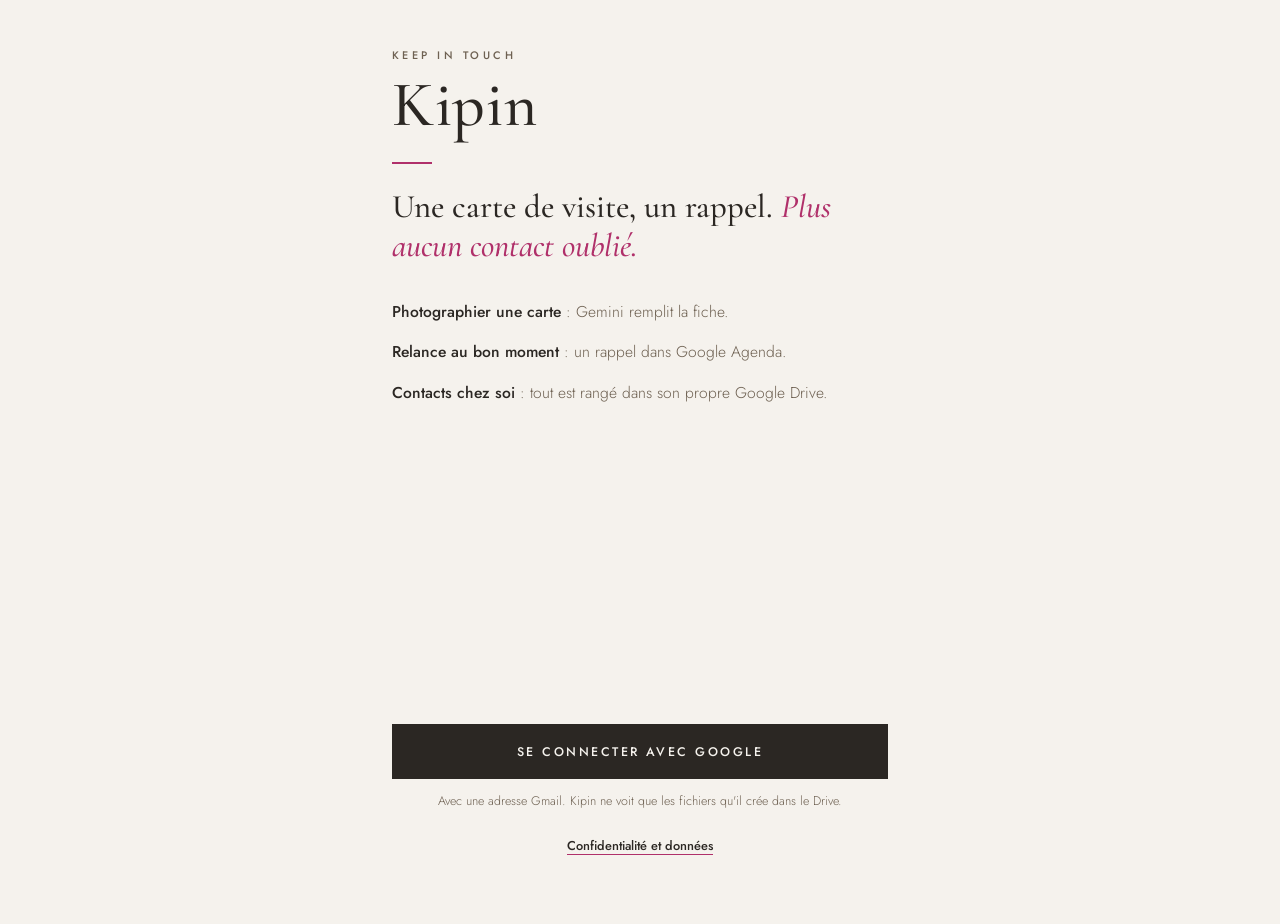
<file: index.html>
<!DOCTYPE html>
<html lang="fr">
<head>
  <meta charset="utf-8">
  <meta name="viewport" content="width=device-width, initial-scale=1, viewport-fit=cover">
  <meta name="color-scheme" content="light dark">
  <meta name="theme-color" content="#F5F2ED" media="(prefers-color-scheme: light)">
  <meta name="theme-color" content="#171513" media="(prefers-color-scheme: dark)">
  <meta name="description" content="Kipin lit tes cartes de visite, les range dans ton Google Sheet et te rappelle de relancer tes contacts.">
  <meta name="apple-mobile-web-app-capable" content="yes">
  <meta name="mobile-web-app-capable" content="yes">
  <meta name="apple-mobile-web-app-title" content="Kipin">
  <meta name="apple-mobile-web-app-status-bar-style" content="default">
  <title>Kipin</title>
  <script>
    // Adresse tapée avec des majuscules (ex. /Kipin/) : on repart sur l'adresse officielle en minuscules.
    if (location.pathname !== location.pathname.toLowerCase()) location.replace(location.pathname.toLowerCase() + location.search + location.hash);
  </script>
  <script src="https://accounts.google.com/gsi/client" async></script>
  <link rel="manifest" href="manifest.webmanifest">
  <link rel="icon" type="image/png" sizes="192x192" href="icons/icon-192.png">
  <link rel="apple-touch-icon" href="icons/apple-touch-icon.png">
  <link rel="preconnect" href="https://fonts.googleapis.com">
  <link href="https://fonts.googleapis.com/css2?family=Cormorant+Garamond:ital,wght@0,500;0,600;1,500&family=Jost:wght@300;400;500;600&display=swap" rel="stylesheet">
  <link rel="stylesheet" href="css/styles.css">
</head>
<body>
  <main id="app">
    <section id="e-connexion" class="ecran" hidden></section>
    <section id="e-cle" class="ecran" hidden></section>
    <section id="e-contacts" class="ecran" hidden></section>
    <section id="e-capture" class="ecran" hidden></section>
    <section id="e-verif" class="ecran" hidden></section>
    <section id="e-fiche" class="ecran" hidden></section>
    <section id="e-rappels" class="ecran" hidden></section>
    <section id="e-reglages" class="ecran" hidden></section>
    <section id="e-attente" class="ecran" hidden></section>
  </main>

  <nav id="onglets" class="onglets" aria-label="Navigation" hidden></nav>

  <div id="occupe" class="occupe" hidden>
    <div class="occupe-boite" role="status" aria-live="polite">
      <div id="occupe-scan" class="scan" hidden aria-hidden="true"><img id="occupe-photo" alt=""><span class="scan-trait"></span></div>
      <div class="occupe-ligne">
        <span class="roue" aria-hidden="true"></span>
        <span id="occupe-texte">Chargement…</span>
      </div>
      <p id="occupe-aide" class="note" hidden>Plus long que d'habitude : attendre encore ou annuler.</p>
      <button id="occupe-annuler" class="btn sec" data-a="annuler-attente" hidden>Annuler</button>
    </div>
  </div>
  <div id="reprise" class="occupe reprise" hidden>
    <div class="occupe-boite pile" role="alertdialog" aria-labelledby="reprise-titre" aria-describedby="reprise-texte">
      <h2 id="reprise-titre" class="t2">Connexion Google expirée</h2>
      <p id="reprise-texte" class="note">Pour ta sécurité, Google la renouvelle toutes les heures. Ce que tu faisais est en pause : rien n'est perdu.</p>
      <p id="reprise-erreur" class="note erreur-txt" hidden></p>
      <button class="btn pri" data-a="reprendre">Continuer</button>
      <button class="btn sec" data-a="abandonner-reprise">Annuler</button>
    </div>
  </div>
  <div id="toast" class="toast" role="status" aria-live="polite" hidden></div>

  <noscript>Kipin a besoin de JavaScript pour fonctionner.</noscript>
  <script type="module" src="js/app.js"></script>
</body>
</html>
</file>
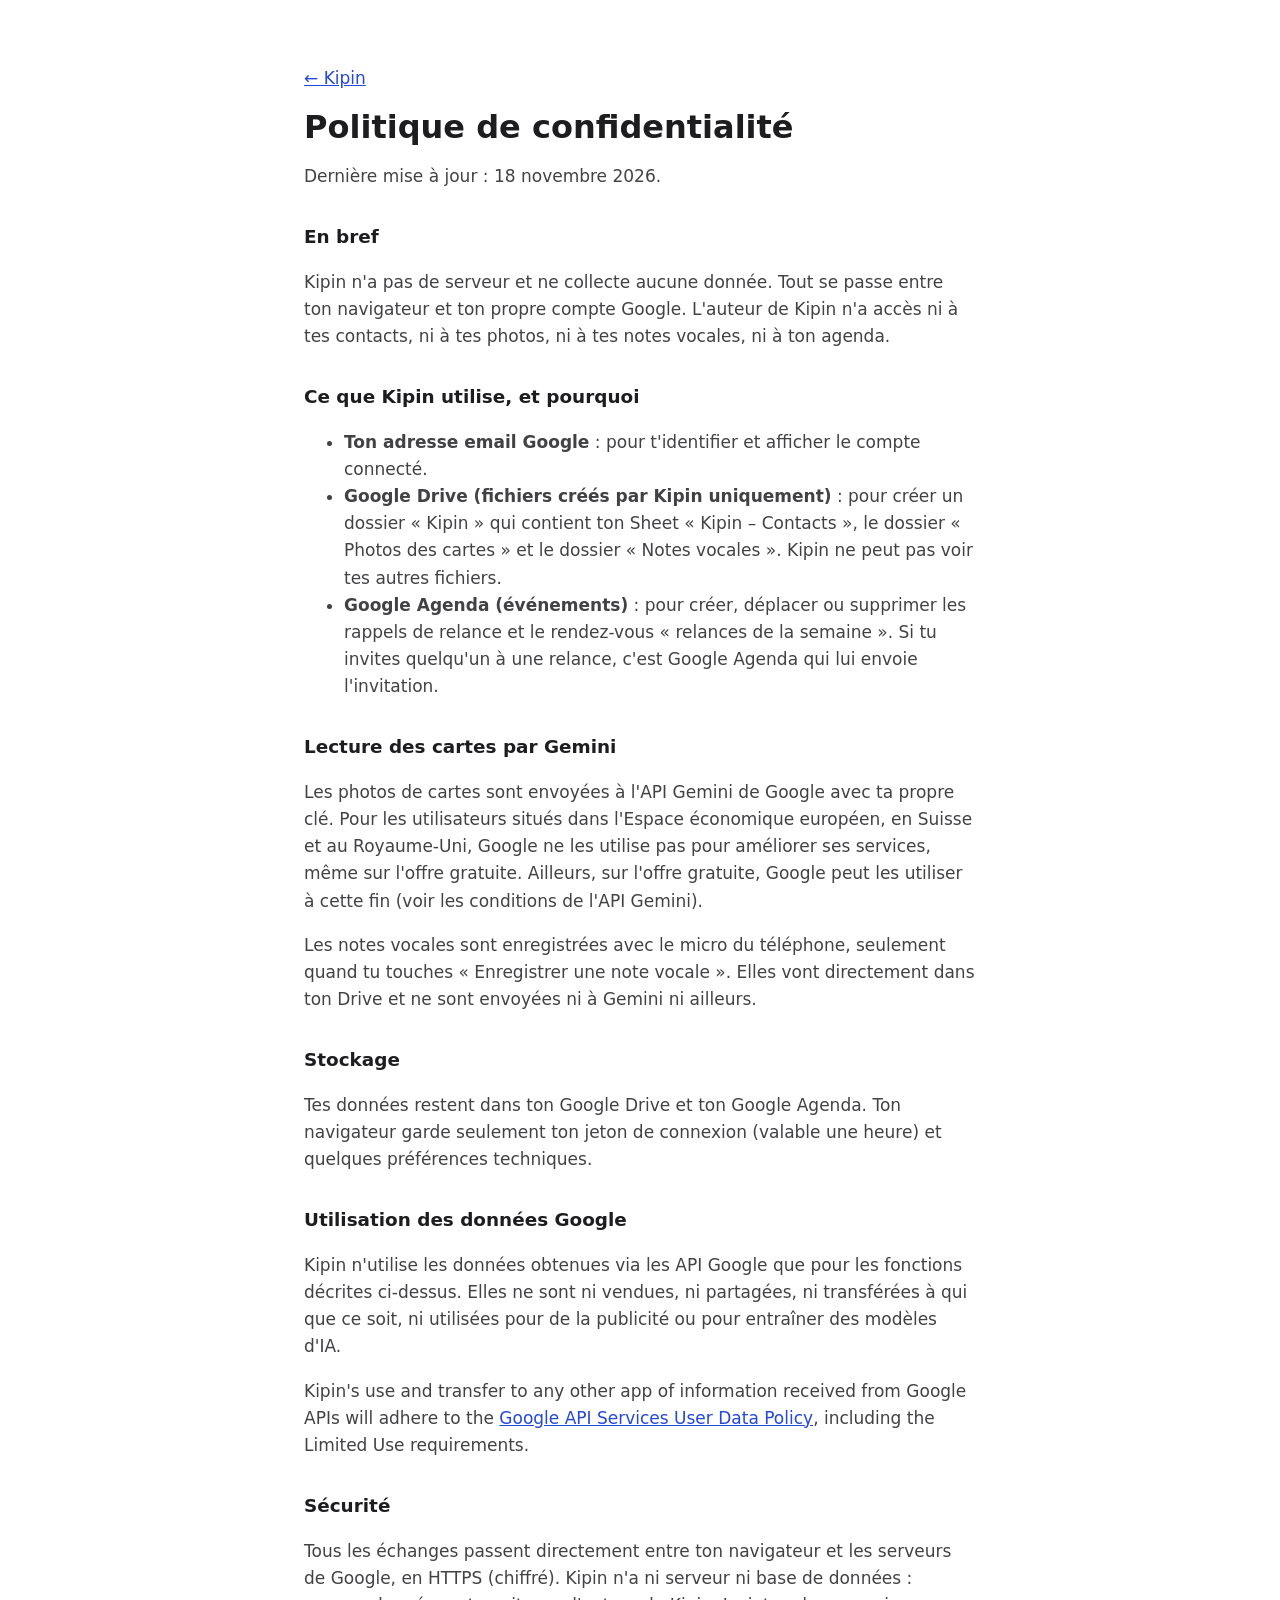
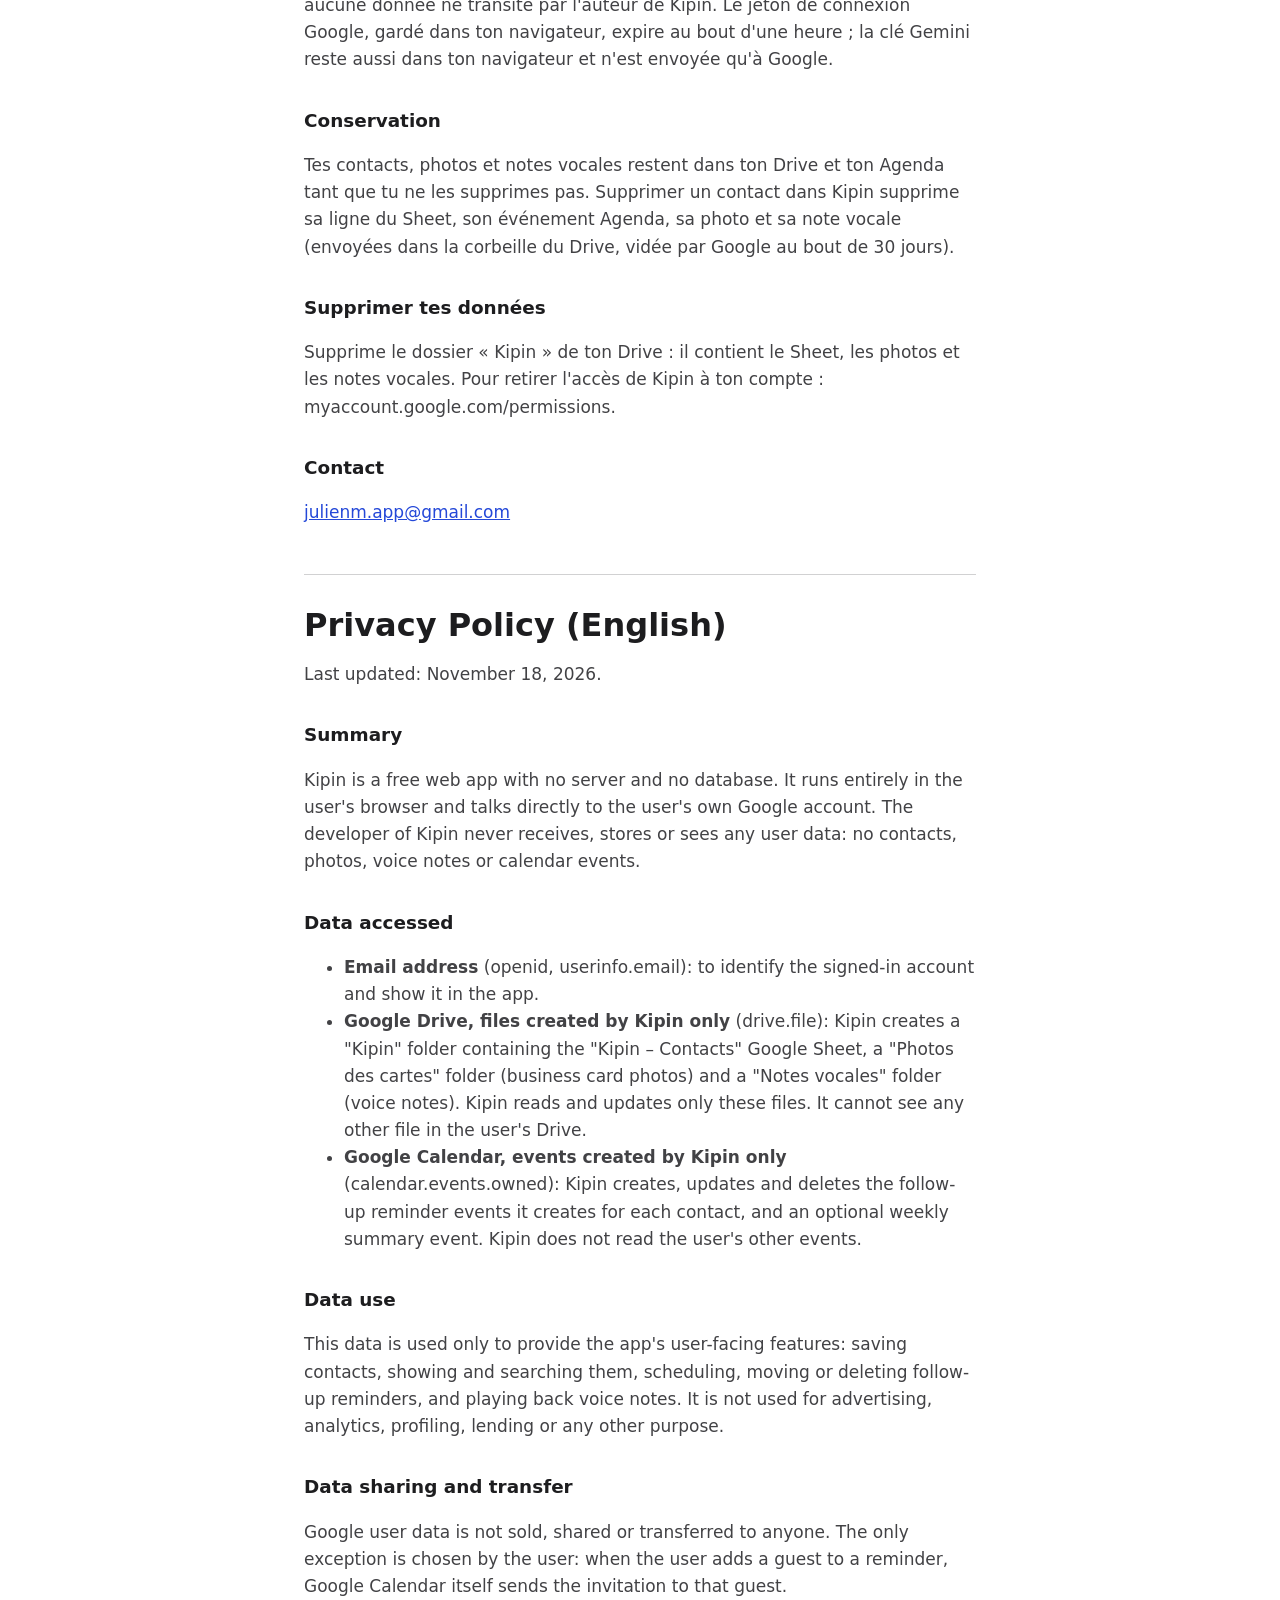
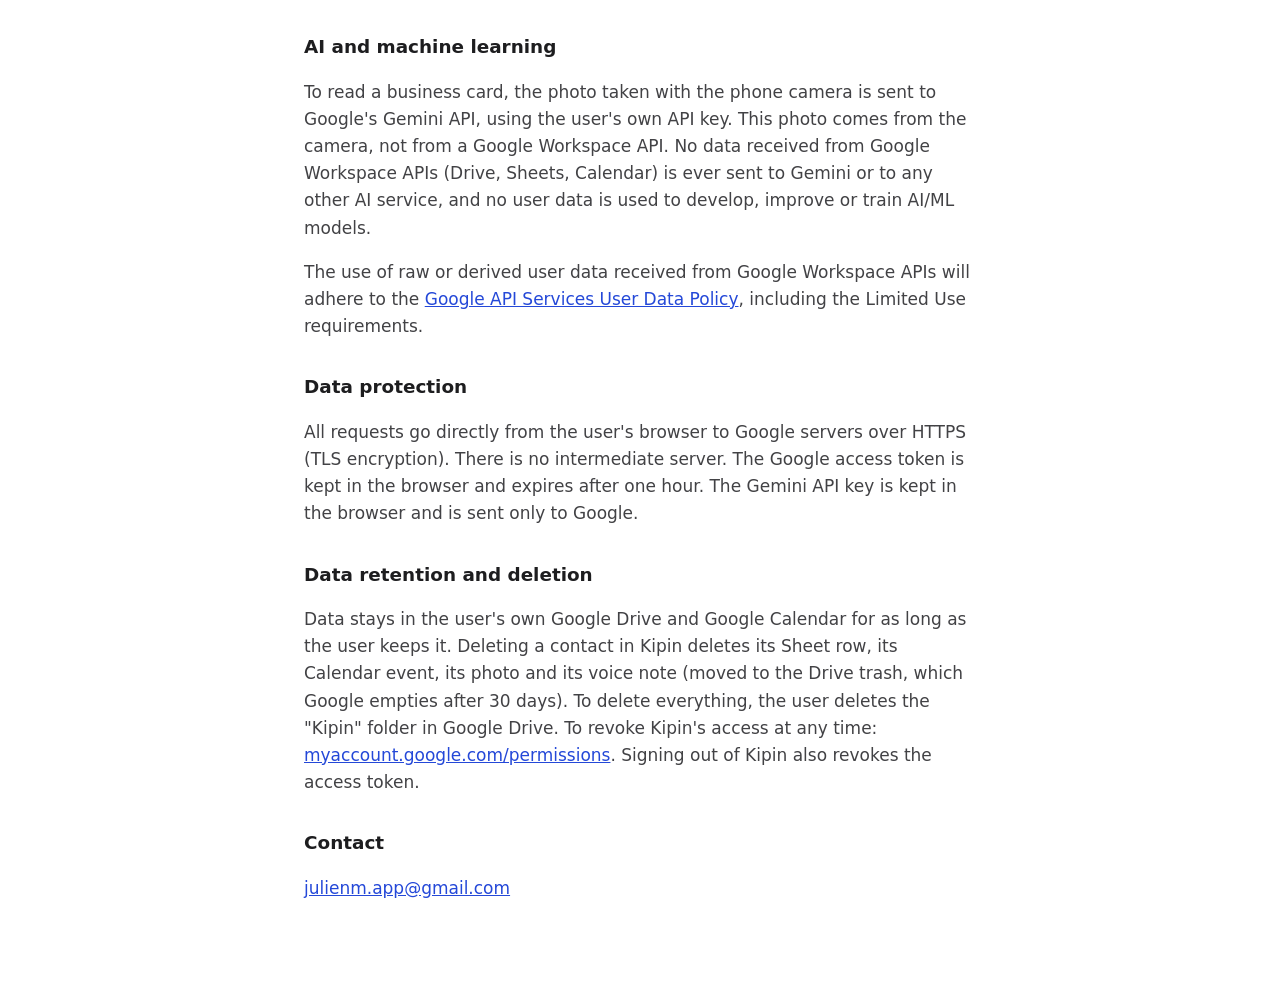
<file: confidentialite.html>
<!DOCTYPE html>
<html lang="fr">
<head>
  <meta charset="utf-8">
  <meta name="viewport" content="width=device-width, initial-scale=1">
  <meta name="color-scheme" content="light dark">
  <title>Kipin · Confidentialité</title>
  <style>
    :root { --fond: #FFFFFF; --encre: #1D1D1F; --doux: #424245; --bleu: #2448D8; }
    @media (prefers-color-scheme: dark) { :root { --fond: #0F141C; --encre: #E6EAF0; --doux: #A3ADBB; --bleu: #8FA8FF; } }
    body { margin: 0; background: var(--fond); color: var(--encre); font: 17px/1.6 -apple-system, BlinkMacSystemFont, system-ui, sans-serif; }
    main { max-width: 42rem; margin: 0 auto; padding: 3rem 1.25rem 4rem; }
    h1 { font-size: 2rem; line-height: 1.15; margin: 0 0 0.5rem; }
    h2 { font-size: 1.15rem; margin: 2rem 0 0.5rem; }
    p, li { color: var(--doux); }
    a { color: var(--bleu); }
  </style>
</head>
<body>
<main>
  <p><a href="./">← Kipin</a></p>
  <h1>Politique de confidentialité</h1>
  <p>Dernière mise à jour : 18 novembre 2026.</p>

  <h2>En bref</h2>
  <p>Kipin n'a pas de serveur et ne collecte aucune donnée. Tout se passe entre ton navigateur et ton propre compte Google. L'auteur de Kipin n'a accès ni à tes contacts, ni à tes photos, ni à tes notes vocales, ni à ton agenda.</p>

  <h2>Ce que Kipin utilise, et pourquoi</h2>
  <ul>
    <li><strong>Ton adresse email Google</strong> : pour t'identifier et afficher le compte connecté.</li>
    <li><strong>Google Drive (fichiers créés par Kipin uniquement)</strong> : pour créer un dossier « Kipin » qui contient ton Sheet « Kipin – Contacts », le dossier « Photos des cartes » et le dossier « Notes vocales ». Kipin ne peut pas voir tes autres fichiers.</li>
    <li><strong>Google Agenda (événements)</strong> : pour créer, déplacer ou supprimer les rappels de relance et le rendez-vous « relances de la semaine ». Si tu invites quelqu'un à une relance, c'est Google Agenda qui lui envoie l'invitation.</li>
  </ul>

  <h2>Lecture des cartes par Gemini</h2>
  <p>Les photos de cartes sont envoyées à l'API Gemini de Google avec ta propre clé. Pour les utilisateurs situés dans l'Espace économique européen, en Suisse et au Royaume-Uni, Google ne les utilise pas pour améliorer ses services, même sur l'offre gratuite. Ailleurs, sur l'offre gratuite, Google peut les utiliser à cette fin (voir les conditions de l'API Gemini).</p>
  <p>Les notes vocales sont enregistrées avec le micro du téléphone, seulement quand tu touches « Enregistrer une note vocale ». Elles vont directement dans ton Drive et ne sont envoyées ni à Gemini ni ailleurs.</p>

  <h2>Stockage</h2>
  <p>Tes données restent dans ton Google Drive et ton Google Agenda. Ton navigateur garde seulement ton jeton de connexion (valable une heure) et quelques préférences techniques.</p>

  <h2>Utilisation des données Google</h2>
  <p>Kipin n'utilise les données obtenues via les API Google que pour les fonctions décrites ci-dessus. Elles ne sont ni vendues, ni partagées, ni transférées à qui que ce soit, ni utilisées pour de la publicité ou pour entraîner des modèles d'IA.</p>
  <p lang="en">Kipin's use and transfer to any other app of information received from Google APIs will adhere to the <a href="https://developers.google.com/terms/api-services-user-data-policy">Google API Services User Data Policy</a>, including the Limited Use requirements.</p>
  <h2>Sécurité</h2>
  <p>Tous les échanges passent directement entre ton navigateur et les serveurs de Google, en HTTPS (chiffré). Kipin n'a ni serveur ni base de données : aucune donnée ne transite par l'auteur de Kipin. Le jeton de connexion Google, gardé dans ton navigateur, expire au bout d'une heure ; la clé Gemini reste aussi dans ton navigateur et n'est envoyée qu'à Google.</p>
  <h2>Conservation</h2>
  <p>Tes contacts, photos et notes vocales restent dans ton Drive et ton Agenda tant que tu ne les supprimes pas. Supprimer un contact dans Kipin supprime sa ligne du Sheet, son événement Agenda, sa photo et sa note vocale (envoyées dans la corbeille du Drive, vidée par Google au bout de 30 jours).</p>
  <h2>Supprimer tes données</h2>
  <p>Supprime le dossier « Kipin » de ton Drive : il contient le Sheet, les photos et les notes vocales. Pour retirer l'accès de Kipin à ton compte : myaccount.google.com/permissions.</p>

  <h2>Contact</h2>
  <p><a href="mailto:julienm.app@gmail.com">julienm.app@gmail.com</a></p>

  <hr style="margin:3rem 0 2rem;border:none;border-top:1px solid currentColor;opacity:.2">
  <section lang="en">
  <h1>Privacy Policy (English)</h1>
  <p>Last updated: November 18, 2026.</p>
  <h2>Summary</h2>
  <p>Kipin is a free web app with no server and no database. It runs entirely in the user's browser and talks directly to the user's own Google account. The developer of Kipin never receives, stores or sees any user data: no contacts, photos, voice notes or calendar events.</p>
  <h2>Data accessed</h2>
  <ul>
    <li><strong>Email address</strong> (openid, userinfo.email): to identify the signed-in account and show it in the app.</li>
    <li><strong>Google Drive, files created by Kipin only</strong> (drive.file): Kipin creates a "Kipin" folder containing the "Kipin – Contacts" Google Sheet, a "Photos des cartes" folder (business card photos) and a "Notes vocales" folder (voice notes). Kipin reads and updates only these files. It cannot see any other file in the user's Drive.</li>
    <li><strong>Google Calendar, events created by Kipin only</strong> (calendar.events.owned): Kipin creates, updates and deletes the follow-up reminder events it creates for each contact, and an optional weekly summary event. Kipin does not read the user's other events.</li>
  </ul>
  <h2>Data use</h2>
  <p>This data is used only to provide the app's user-facing features: saving contacts, showing and searching them, scheduling, moving or deleting follow-up reminders, and playing back voice notes. It is not used for advertising, analytics, profiling, lending or any other purpose.</p>
  <h2>Data sharing and transfer</h2>
  <p>Google user data is not sold, shared or transferred to anyone. The only exception is chosen by the user: when the user adds a guest to a reminder, Google Calendar itself sends the invitation to that guest.</p>
  <h2>AI and machine learning</h2>
  <p>To read a business card, the photo taken with the phone camera is sent to Google's Gemini API, using the user's own API key. This photo comes from the camera, not from a Google Workspace API. No data received from Google Workspace APIs (Drive, Sheets, Calendar) is ever sent to Gemini or to any other AI service, and no user data is used to develop, improve or train AI/ML models.</p>
  <p>The use of raw or derived user data received from Google Workspace APIs will adhere to the <a href="https://developers.google.com/terms/api-services-user-data-policy">Google API Services User Data Policy</a>, including the Limited Use requirements.</p>
  <h2>Data protection</h2>
  <p>All requests go directly from the user's browser to Google servers over HTTPS (TLS encryption). There is no intermediate server. The Google access token is kept in the browser and expires after one hour. The Gemini API key is kept in the browser and is sent only to Google.</p>
  <h2>Data retention and deletion</h2>
  <p>Data stays in the user's own Google Drive and Google Calendar for as long as the user keeps it. Deleting a contact in Kipin deletes its Sheet row, its Calendar event, its photo and its voice note (moved to the Drive trash, which Google empties after 30 days). To delete everything, the user deletes the "Kipin" folder in Google Drive. To revoke Kipin's access at any time: <a href="https://myaccount.google.com/permissions">myaccount.google.com/permissions</a>. Signing out of Kipin also revokes the access token.</p>
  <h2>Contact</h2>
  <p><a href="mailto:julienm.app@gmail.com">julienm.app@gmail.com</a></p>
  </section>
</main>
</body>
</html>
</file>
<file: css/styles.css>
/* ===== Couleurs : direction « Cachemire » (ivoire, taupe, encre) et une touche de magenta ===== */
  :root {
    color-scheme: light dark;
    --serif: 'Cormorant Garamond', 'Cormorant', Georgia, 'Times New Roman', serif;
    --fond: #F5F2ED;
    --carte: #FBF9F6;
    --encre: #2B2723;
    --doux: #6E6152;
    --trait: #DED6CA;
    --bord: #9C8F80;          /* contour des champs : 3:1 */
    --bleu: #B0306A;          /* accent magenta : liens, sélection, état actif (5,3:1 sur l'ivoire) */
    --bleu-plein: #2B2723;    /* fond du bouton principal : l'encre */
    --bleu-fond: #F5E4EC;
    --bleu-encre: #6E1C43;
    --orange: #9A4A0C;
    --orange-fond: #F8EBDD;
    --orange-bord: #D9A06A;
    --orange-encre: #5E2F08;
    --vert: #3F6B4A;
    --vert-fond: #E7EEE6;
    --vert-encre: #2C4A34;
    --rouge: #9A3B2E;
    --rouge-plein: #9A3B2E;
    --plein: #2B2723;
    --sur-plein: #F5F2ED;
    --scan: #2B2723;
    --scan-doux: #D9D1C5;
    --papier: #FFFDF9;
    --papier-bord: #DED6CA;
    --papier-encre: #2B2723;
    --papier-doux: #5A5048;
    --voile: rgba(43, 39, 35, 0.45);
    --presse: rgba(43, 39, 35, 0.05);
  }
  @media (prefers-color-scheme: dark) {
    :root {
      --fond: #171513;
      --carte: #211E1B;
      --encre: #EFE9E1;
      --doux: #B3A796;
      --trait: #36312C;
      --bord: #857A6D;
      --bleu: #E46A9E;
      --bleu-plein: #EFE9E1;
      --bleu-fond: #3A1E2B;
      --bleu-encre: #F5C6DA;
      --orange: #E8A266;
      --orange-fond: #3A2814;
      --orange-bord: #A8703A;
      --orange-encre: #F3CDA6;
      --vert: #8DBB98;
      --vert-fond: #1C2A20;
      --vert-encre: #C3DEC9;
      --rouge: #F08A7E;
      --rouge-plein: #B3473A;
      --plein: #EFE9E1;
      --sur-plein: #1C1A18;
      --scan: #2E2A26;
      --scan-doux: #C9BFB2;
      --papier: #EAE4DA;
      --papier-bord: #EAE4DA;
      --papier-encre: #2B2723;
      --papier-doux: #5A5048;
      --voile: rgba(0, 0, 0, 0.6);
      --presse: rgba(255, 255, 255, 0.06);
    }
  }

  /* ===== Base : la taille du texte suit le réglage de l'iPhone ===== */
  html { font-size: 100%; }
  @supports (font: -apple-system-body) {
    html { font: -apple-system-body; }
  }
  * { box-sizing: border-box; -webkit-tap-highlight-color: transparent; }
  html, body { margin: 0; background: var(--fond); }
  body {
    font-family: 'Jost', -apple-system, BlinkMacSystemFont, system-ui, 'Segoe UI', sans-serif;
    font-weight: 400;
    color: var(--encre);
    font-size: 0.94rem;
    line-height: 1.4;
    -webkit-text-size-adjust: 100%;
  }
  body.avec-onglets { padding-bottom: calc(4.4rem + env(safe-area-inset-bottom)); }
  button, input, select, textarea { font-family: inherit; color: inherit; }
  a { color: var(--bleu); }
  [hidden] { display: none !important; }
  .ico-bleu { color: var(--bleu); }

  .ecran { max-width: 34rem; margin: 0 auto; min-height: 100vh; display: flex; flex-direction: column; padding-bottom: 1.5rem; }
  body.avec-onglets .ecran { min-height: calc(100vh - 4.4rem); }
  .contenu { padding: 0.5rem 1.25rem 0; }
  .pile { display: flex; flex-direction: column; gap: 0.85rem; }

  /* ===== En-têtes ===== */
  .barre { display: flex; align-items: center; gap: 0.5rem; padding: 1.25rem 0.75rem 0.5rem; }
  .barre-titre { padding: 1.5rem 1.25rem 0.75rem; justify-content: space-between; }
  .marque { display: flex; align-items: baseline; gap: 0.5rem; }
  .logo { font-family: var(--serif); font-weight: 700; font-size: 1.76rem; letter-spacing: -0.02em; }
  .sous { font-size: 0.76rem; color: var(--doux); font-weight: 600; }
  .t1 { margin: 0; font-family: var(--serif); font-size: 1.65rem; font-weight: 700; }
  .t2 { margin: 0; font-family: var(--serif); font-size: 1.3rem; font-weight: 700; flex: 1; }
  .eyebrow { margin: 0; font-size: 0.76rem; font-weight: 700; color: var(--doux); letter-spacing: 0.06em; text-transform: uppercase; }
  .eyebrow em { text-transform: none; letter-spacing: 0; font-style: normal; font-weight: 600; }
  .groupe { padding-top: 0.6rem; }

  /* ===== Boutons et retour au toucher ===== */
  .icone { min-width: 44px; min-height: 44px; border-radius: 22px; border: none; background: transparent; display: flex; align-items: center; justify-content: center; padding: 0; cursor: pointer; flex-shrink: 0; color: var(--encre); }
  .btn { min-height: 3.2rem; border-radius: 1rem; border: none; font-weight: 700; font-size: 1rem; display: flex; align-items: center; justify-content: center; gap: 0.6rem; text-decoration: none; cursor: pointer; width: 100%; padding: 0.5rem 1rem; text-align: center; }
  .btn.pri { background: var(--bleu-plein); color: #FFFFFF; }
  .btn.pri:disabled { opacity: 0.45; }
  .btn.sec { min-height: 44px; border-radius: 0.75rem; border: 1px solid var(--bord); background: var(--carte); color: var(--encre); font-size: 0.88rem; }
  .btn.mini { min-height: 44px; width: auto; border-radius: 0.65rem; font-size: 0.88rem; padding: 0.4rem 0.9rem; }
  .btn.danger { min-height: 3rem; border-radius: 0.9rem; border: 1px solid var(--rouge); background: var(--carte); color: var(--rouge); font-size: 0.94rem; margin-top: 0.5rem; }
  .btn.danger-plein { min-height: 44px; border-radius: 0.75rem; background: var(--rouge-plein); color: #FFFFFF; font-size: 0.88rem; }
  .lien { display: inline-flex; align-items: center; gap: 0.5rem; min-height: 44px; font-size: 0.82rem; font-weight: 700; text-decoration: none; color: var(--bleu); background: none; border: none; padding: 0; cursor: pointer; text-align: left; }
  .lien.large { justify-content: space-between; width: 100%; font-size: 0.94rem; }

  button, a, label.depot, label.pastille { transition: transform 0.08s ease, filter 0.08s ease, background-color 0.08s ease; }
  button:active:not(:disabled), a:active, label.depot:active, label.pastille:active { transform: scale(0.97); filter: brightness(0.93); }
  .ligne:active, .action:active { background-color: var(--presse); transform: scale(0.99); }
  @media (prefers-reduced-motion: reduce) {
    * { transition: none !important; animation-duration: 0.01ms !important; }
    button:active, a:active, .ligne:active { transform: none; }
  }

  .scan { display: flex; align-items: center; gap: 1rem; background: var(--scan); color: #FFFFFF; border-radius: 1.25rem; padding: 1.2rem; border: none; width: 100%; text-align: left; cursor: pointer; }
  .scan-ico { width: 52px; height: 52px; border-radius: 1rem; background: var(--bleu-plein); color: #FFFFFF; display: flex; align-items: center; justify-content: center; flex-shrink: 0; }
  .scan-txt { display: flex; flex-direction: column; gap: 0.1rem; }
  .scan-txt b { font-size: 1.06rem; }
  .scan-txt span { font-size: 0.82rem; color: var(--scan-doux); }

  /* ===== Puces et segments ===== */
  .puces { display: flex; flex-wrap: wrap; gap: 0.5rem; }
  .puce { min-height: 36px; padding: 0.35rem 0.85rem; border-radius: 18px; border: 1px solid var(--bord); background: var(--carte); color: var(--encre); font-weight: 600; font-size: 0.82rem; cursor: pointer; display: inline-flex; align-items: center; gap: 0.2rem; }
  .puce.actif { border: 2px solid var(--bleu); background: var(--bleu-fond); color: var(--bleu); font-weight: 700; padding: 0.3rem 0.8rem; }
  .puce.plein { border-color: var(--plein); background: var(--plein); color: var(--sur-plein); }
  .puce.ajout { border: 1px dashed var(--bord); background: transparent; font-weight: 700; }
  .seg { display: grid; gap: 4px; background: var(--fond); padding: 4px; border-radius: 0.9rem; }
  .seg.c3 { grid-template-columns: repeat(3, minmax(0, 1fr)); }
  .seg button { min-height: 40px; border: none; border-radius: 0.65rem; background: transparent; color: var(--encre); font-weight: 600; font-size: 0.82rem; cursor: pointer; padding: 0.3rem; }
  .seg button.actif { background: var(--plein); color: var(--sur-plein); font-weight: 700; }

  /* ===== Listes ===== */
  .liste { display: flex; flex-direction: column; gap: 0.5rem; }
  .ligne { display: flex; align-items: center; gap: 0.75rem; background: var(--carte); color: var(--encre); border-radius: 1rem; padding: 0.85rem; border: none; width: 100%; text-align: left; cursor: pointer; }
  .ligne-txt { display: flex; flex-direction: column; gap: 0.1rem; flex: 1; min-width: 0; }
  .ligne-txt b { font-size: 0.94rem; overflow-wrap: anywhere; }
  .ligne-txt span { font-size: 0.82rem; color: var(--doux); overflow-wrap: anywhere; }
  .ligne-txt .extrait { display: -webkit-box; -webkit-line-clamp: 2; -webkit-box-orient: vertical; overflow: hidden; }
  .avatar { width: 42px; height: 42px; border-radius: 21px; background: var(--bleu-fond); color: var(--bleu); font-weight: 700; font-size: 0.82rem; display: flex; align-items: center; justify-content: center; flex-shrink: 0; }
  .avatar.retard { background: var(--orange-fond); color: var(--orange); }
  .avatar.ok { background: var(--vert-fond); color: var(--vert); }
  .avatar.gris { background: var(--fond); color: var(--doux); }
  .date-bloc { width: 3.2rem; min-height: 3.2rem; border-radius: 0.8rem; background: var(--fond); display: flex; flex-direction: column; align-items: center; justify-content: center; flex-shrink: 0; line-height: 1.1; }
  .date-bloc b { font-size: 1.2rem; font-family: var(--serif); }
  .date-bloc span { font-size: 0.7rem; font-weight: 700; color: var(--doux); text-transform: uppercase; }
  .date-bloc.retard { background: var(--orange-fond); color: var(--orange); }
  .date-bloc.retard span { color: var(--orange); }
  .badge { font-size: 0.72rem; font-weight: 700; padding: 0.25rem 0.55rem; border-radius: 0.6rem; background: var(--fond); color: var(--encre); white-space: nowrap; }
  .badge.retard { background: var(--orange-fond); color: var(--orange); }
  .badge.ok { background: var(--vert-fond); color: var(--vert); }
  .badge.bleu { background: var(--bleu-fond); color: var(--bleu); }
  .badge.plein { background: var(--plein); color: var(--sur-plein); }
  .vide { background: var(--carte); border-radius: 1rem; padding: 1.5rem 1.1rem; text-align: center; color: var(--doux); font-size: 0.88rem; }
  .recherche { width: 100%; min-height: 44px; border-radius: 0.75rem; border: 1px solid var(--bord); background: var(--carte); color: var(--encre); padding: 0.5rem 0.75rem; font-size: max(16px, 0.94rem); -webkit-appearance: none; appearance: none; }

  /* ===== Cartes et formulaires ===== */
  .carte { background: var(--carte); border-radius: 1.1rem; padding: 1.1rem; }
  .grille2 { display: grid; grid-template-columns: repeat(2, minmax(0, 1fr)); gap: 0.6rem; }
  .champ { display: flex; flex-direction: column; gap: 0.35rem; font-size: 0.76rem; font-weight: 600; color: var(--doux); }
  .champ input, .champ textarea, .champ select { min-height: 44px; border-radius: 0.75rem; border: 1px solid var(--bord); padding: 0.5rem 0.75rem; font-size: max(16px, 0.94rem); font-weight: 600; color: var(--encre); background: var(--carte); min-width: 0; width: 100%; -webkit-appearance: none; appearance: none; }
  .champ textarea { min-height: 5.5rem; resize: vertical; font-weight: 500; }
  input:focus, textarea:focus, select:focus { outline: 2px solid var(--bleu); outline-offset: 1px; }
  .champ.doute { color: var(--orange); }
  .champ.doute input { border: 2px solid var(--orange-bord); background: var(--orange-fond); }
  .case { display: flex; align-items: center; gap: 0.75rem; min-height: 44px; font-size: 0.94rem; font-weight: 600; cursor: pointer; }
  .case input { width: 22px; height: 22px; accent-color: var(--bleu-plein); margin: 0; flex-shrink: 0; }
  .case small { display: block; font-size: 0.76rem; font-weight: 500; color: var(--doux); }
  .reglage { display: flex; align-items: center; justify-content: space-between; gap: 0.75rem; flex-wrap: wrap; }
  .reglage + .reglage { border-top: 1px solid var(--trait); padding-top: 0.85rem; }
  .reglage select, .reglage input[type=number] { width: 7rem; min-height: 44px; border-radius: 0.75rem; border: 1px solid var(--bord); padding: 0 0.6rem; font-size: max(16px, 0.94rem); font-weight: 700; background: var(--carte); color: var(--encre); text-align: center; -webkit-appearance: none; appearance: none; }
  .ligne-ajout { display: flex; gap: 0.5rem; flex-wrap: wrap; }
  .ligne-ajout input { flex: 1 1 10rem; min-height: 44px; border-radius: 0.65rem; border: 1px solid var(--bord); background: var(--carte); color: var(--encre); padding: 0.4rem 0.75rem; font-size: max(16px, 0.94rem); min-width: 0; }
  .ligne-edit { display: flex; align-items: center; gap: 0.5rem; min-height: 48px; flex-wrap: wrap; }
  .ligne-edit + .ligne-edit { border-top: 1px solid var(--trait); }
  .ligne-edit .nom { flex: 1; font-weight: 600; overflow-wrap: anywhere; }
  .ligne-edit .compte { font-size: 0.76rem; color: var(--doux); font-weight: 500; }
  .note { margin: 0; font-size: 0.76rem; color: var(--doux); line-height: 1.45; }
  .rassure { list-style: none; margin: 0; padding: 0; display: flex; flex-direction: column; gap: 0.55rem; font-size: 0.88rem; line-height: 1.45; }
  .rassure li { display: flex; gap: 0.6rem; align-items: flex-start; }
  .rassure svg { color: var(--vert-encre, var(--bleu)); flex-shrink: 0; margin-top: 2px; }
  .maquette { margin-top: 0.55rem; border: 1px solid var(--trait); border-radius: 0.75rem; background: var(--carte); padding: 0.8rem 0.85rem; display: flex; flex-direction: column; gap: 0.45rem; }
  .etape .maquette-titre { font-weight: 600; font-size: 0.92rem; color: var(--encre); }
  .etape .maquette-texte { font-size: 0.78rem; color: var(--doux); }
  .maquette-ligne { display: flex; justify-content: space-between; align-items: center; gap: 0.5rem; flex-wrap: wrap; }
  .etape .maquette-lien { font-size: 0.82rem; font-weight: 600; color: var(--bleu); text-decoration: underline; }
  .etape .maquette-btn { font-size: 0.78rem; font-weight: 600; color: var(--doux); border: 1px solid var(--trait); border-radius: 999px; padding: 0.3rem 0.7rem; }
  .vise { outline: 2px solid var(--orange, #E8730C); outline-offset: 3px; border-radius: 0.25rem; }
  .etapes-cle { list-style: none; margin: 0; padding: 0; display: flex; flex-direction: column; gap: 0.85rem; }
  .etape { display: flex; gap: 0.75rem; align-items: flex-start; }
  .etape-n { flex-shrink: 0; width: 1.6rem; height: 1.6rem; border-radius: 50%; background: var(--bleu-fond); color: var(--bleu-encre); font-weight: 700; font-size: 0.85rem; display: flex; align-items: center; justify-content: center; }
  .etape div { display: flex; flex-direction: column; gap: 0.15rem; font-size: 0.88rem; line-height: 1.45; }
  .etape span { color: var(--doux); }
  .etape code { font-size: 0.85em; background: var(--bleu-fond); color: var(--bleu-encre); padding: 0 0.25rem; border-radius: 0.25rem; }
  .cle-statut { display: flex; gap: 0.5rem; align-items: flex-start; margin: 0; font-size: 0.86rem; font-weight: 600; }
  .cle-statut svg { flex-shrink: 0; margin-top: 1px; }
  .cle-statut.ok { color: var(--vert-encre, #1E7A46); }
  .cle-statut.ko { color: var(--rouge, #C0392B); font-weight: 500; }
  .roue.petite { width: 1rem; height: 1rem; border-width: 2px; flex-shrink: 0; }
  .etapes { margin: 0; padding-left: 1.25rem; font-size: 0.88rem; line-height: 1.6; }
  .astuce { display: flex; gap: 0.6rem; align-items: flex-start; background: var(--bleu-fond); color: var(--bleu-encre); border-radius: 0.9rem; padding: 0.85rem; font-size: 0.82rem; line-height: 1.45; }
  .astuce svg, .alerte svg, .bandeau-ok svg { flex-shrink: 0; margin-top: 1px; }
  .bandeau-ok { display: flex; align-items: center; gap: 0.75rem; background: var(--vert-fond); color: var(--vert-encre); border-radius: 0.9rem; padding: 0.75rem 0.85rem; font-size: 0.82rem; }
  .alerte { display: flex; gap: 0.75rem; align-items: flex-start; background: var(--orange-fond); border: 1px solid var(--orange-bord); color: var(--orange-encre); border-radius: 0.9rem; padding: 0.85rem; font-size: 0.82rem; line-height: 1.45; }
  .alerte .lien { min-height: 36px; color: var(--orange); }
  .alerte .ico { color: var(--orange); }

  /* ===== Photo ===== */
  .cache { position: absolute; width: 1px; height: 1px; opacity: 0; overflow: hidden; pointer-events: none; }
  .depot { min-height: 6rem; border-radius: 1.1rem; border: 2px dashed var(--bord); background: var(--carte); font-weight: 700; font-size: 0.94rem; display: flex; align-items: center; justify-content: center; gap: 0.6rem; cursor: pointer; padding: 0.75rem; text-align: center; }
  .depot.grand { min-height: 12rem; flex-direction: column; }
  .apercu { position: relative; border-radius: 1.1rem; background: #0E1726; padding: 1rem; display: flex; align-items: center; justify-content: center; }
  .apercu img { max-width: 100%; max-height: 240px; border-radius: 6px; display: block; }
  .pastille { position: absolute; right: 0.75rem; bottom: 0.75rem; min-height: 36px; padding: 0 0.85rem; border-radius: 18px; border: none; background: rgba(255,255,255,0.92); color: #0E1726; font-weight: 700; font-size: 0.76rem; display: flex; align-items: center; cursor: pointer; }
  .pastille.gauche { right: auto; left: 0.75rem; }

  /* ===== Fiche : la carte de visite ===== */
  .carte-visite {
    margin: 0.5rem 1.25rem 0;
    aspect-ratio: 85 / 55;
    background: var(--papier);
    color: var(--papier-encre);
    border: 1px solid var(--papier-bord);
    border-radius: 10px;
    box-shadow: 0 1px 2px rgba(0, 0, 0, 0.08), 0 10px 28px rgba(14, 23, 38, 0.12);
    padding: 1.2rem 1.3rem;
    display: flex;
    flex-direction: column;
    justify-content: space-between;
    gap: 0.75rem;
    container-type: inline-size;   /* les tailles « cqw » se calculent sur la largeur de la carte */
  }
  .cv-nom { display: block; font-family: var(--serif); font-size: 1.41rem; font-weight: 700; line-height: 1.15; overflow-wrap: break-word; hyphens: none; }
  .cv-poste { display: block; margin-top: 0.3rem; font-size: 0.82rem; color: var(--papier-doux); }
  .cv-bas { display: flex; flex-direction: column; gap: 0.2rem; min-width: 0; }
  .cv-soc { font-family: var(--serif); font-weight: 700; text-transform: uppercase; letter-spacing: 0.05em; line-height: 1.2; margin-bottom: 0.35rem; overflow-wrap: break-word; hyphens: none; }
  .cv-ligne { display: block; color: var(--papier-doux); white-space: nowrap; overflow: hidden; text-overflow: ellipsis; line-height: 1.45; }
  .badges-fiche { display: flex; flex-wrap: wrap; gap: 0.4rem; padding: 0.85rem 1.25rem 0; }
  .actions { display: grid; grid-template-columns: repeat(4, minmax(0, 1fr)); gap: 0.5rem; padding: 0.85rem 1.25rem 0; }
  .action { min-height: 4rem; border-radius: 1rem; background: var(--carte); color: var(--encre); text-decoration: none; display: flex; flex-direction: column; align-items: center; justify-content: center; gap: 0.25rem; font-size: 0.72rem; font-weight: 700; padding: 0.4rem 0.2rem; }
  .action svg { color: var(--bleu); }
  .action.off { opacity: 0.35; pointer-events: none; }
  .entete-carte { display: flex; justify-content: space-between; align-items: center; gap: 0.5rem; }
  .agenda-ok { font-size: 0.76rem; font-weight: 700; color: var(--vert); display: flex; align-items: center; gap: 0.25rem; }
  .grosse-date { font-size: 1rem; font-weight: 700; }
  .coord { display: flex; flex-direction: column; gap: 0.1rem; font-size: 0.88rem; overflow-wrap: anywhere; }
  .coord span { color: var(--doux); font-size: 0.76rem; font-weight: 600; }
  .coord + .coord { border-top: 1px solid var(--trait); padding-top: 0.6rem; }
  .texte { margin: 0; font-size: 0.94rem; line-height: 1.5; white-space: pre-line; }

  /* ===== Pied collant (photo, vérification) ===== */
  .pied { position: sticky; bottom: 0; margin-top: auto; padding: 1rem 1.25rem calc(1rem + env(safe-area-inset-bottom)); background: var(--carte); border-top: 1px solid var(--trait); display: flex; flex-direction: column; gap: 0.5rem; }
  .espace { height: 1rem; }
  .attente-bandeau { border: 1px solid var(--trait); border-radius: 1rem; background: var(--carte); }
  .attente-carte { display: flex; gap: 0.85rem; align-items: flex-start; }
  .attente-carte img { width: 6.5rem; aspect-ratio: 1.6; object-fit: cover; border-radius: 0.5rem; flex-shrink: 0; }
  .pied-onglets { bottom: calc(4.4rem + env(safe-area-inset-bottom)); padding-bottom: 0.85rem; }
  .pied-onglets .note { text-align: center; font-size: 0.8rem; }
  .date-lettres { font-size: 0.9rem; font-weight: 600; color: var(--bleu, inherit); margin-top: -0.35rem; }

  /* ===== Barre d'onglets ===== */
  .onglets {
    position: fixed; left: 0; right: 0; bottom: 0; z-index: 5;
    display: grid; grid-template-columns: repeat(3, minmax(0, 1fr));
    background: var(--carte); border-top: 1px solid var(--trait);
    padding: 0.25rem 0.5rem calc(0.25rem + env(safe-area-inset-bottom));
  }
  .onglet { position: relative; min-height: 3.6rem; border: none; background: transparent; color: var(--doux); display: flex; flex-direction: column; align-items: center; justify-content: center; gap: 0.15rem; font-size: 0.68rem; font-weight: 600; cursor: pointer; }
  .onglet.actif { color: var(--bleu); font-weight: 700; }
  .onglet .pastille-compte { position: absolute; top: 0.3rem; left: calc(50% + 6px); min-width: 1.2rem; height: 1.2rem; padding: 0 0.3rem; border-radius: 0.6rem; background: var(--orange); color: var(--carte); font-size: 0.66rem; font-weight: 800; display: flex; align-items: center; justify-content: center; }

  /* ===== Chargement et messages ===== */
  .occupe { position: fixed; inset: 0; background: var(--voile); display: flex; align-items: center; justify-content: center; z-index: 10; }
  .occupe-boite { background: var(--carte); color: var(--encre); border-radius: 1.1rem; padding: 1.3rem 1.4rem; display: flex; flex-direction: column; gap: 0.85rem; font-weight: 700; width: 19rem; max-width: 86%; }
  .reprise { z-index: 12; }
  .reprise .occupe-boite { font-weight: 400; width: 21rem; }
  .reprise .note { font-weight: 400; }
  .erreur-txt { color: var(--rouge, #C0392B); }
  .occupe-ligne { display: flex; align-items: center; gap: 0.85rem; }
  .roue { width: 22px; height: 22px; border-radius: 50%; border: 3px solid var(--bleu-fond); border-top-color: var(--bleu); animation: tourne 0.8s linear infinite; flex-shrink: 0; }
  @keyframes tourne { to { transform: rotate(360deg); } }
  .toast { position: fixed; left: 1rem; right: 1rem; bottom: calc(5rem + env(safe-area-inset-bottom)); max-width: 30rem; margin: 0 auto; background: var(--plein); color: var(--sur-plein); border-radius: 0.9rem; padding: 0.85rem 1rem; font-size: 0.88rem; font-weight: 600; z-index: 11; box-shadow: 0 8px 24px rgba(0,0,0,0.2); }
  .toast.erreur { background: #A6510A; color: #FFFFFF; }

  /* ===== Version web : écran de connexion, en-têtes sous l'encoche ===== */
  .barre { padding-top: calc(1.25rem + env(safe-area-inset-top)); }
  .barre-titre { padding-top: calc(1.5rem + env(safe-area-inset-top)); }
  .connexion { min-height: 100vh; display: flex; flex-direction: column; justify-content: space-between; padding: calc(3rem + env(safe-area-inset-top)) 1.5rem calc(2rem + env(safe-area-inset-bottom)); gap: 2rem; }
  .connexion .logo { font-size: 2.6rem; }
  .accroche { margin: 0; font-family: var(--serif); font-size: 2rem; line-height: 1.12; font-weight: 700; letter-spacing: -0.02em; }
  .accroche span { color: var(--bleu); }
  .points { margin: 0; padding: 0; list-style: none; display: flex; flex-direction: column; gap: 0.9rem; }
  .points li { display: flex; gap: 0.85rem; align-items: flex-start; font-size: 0.94rem; line-height: 1.45; }
  .points li svg { flex-shrink: 0; color: var(--bleu); margin-top: 0.1rem; }
  .btn.google { background: var(--plein); color: var(--sur-plein); }
  .grille2 .depot { flex-direction: column; min-height: 6.5rem; }
  .grille2 .depot.grand { min-height: 10rem; }

  /* ===================================================================
     Direction « Cachemire » : lignes fines, angles droits, serif de maison,
     petites capitales espacées. Le magenta ne marque que ce qui est actif.
     =================================================================== */
  .logo { font-weight: 500; font-size: 1.9rem; letter-spacing: 0.01em; }
  .sous { font-weight: 500; font-size: 0.66rem; letter-spacing: 0.28em; text-transform: uppercase; }
  .t1 { font-weight: 500; font-size: 2.1rem; line-height: 1.1; }
  .t2 { font-weight: 500; font-size: 1.55rem; line-height: 1.15; }
  .eyebrow { font-size: 0.68rem; font-weight: 500; letter-spacing: 0.26em; color: var(--doux); }
  strong, b { font-weight: 500; }

  .btn { border-radius: 0; font-weight: 500; font-size: 0.78rem; letter-spacing: 0.2em; text-transform: uppercase; min-height: 3.4rem; }
  .btn.pri { background: var(--bleu-plein); color: var(--sur-plein); }
  .btn.sec { border-radius: 0; border: 1px solid var(--bord); background: transparent; font-size: 0.72rem; }
  .btn.mini { border-radius: 0; font-size: 0.68rem; letter-spacing: 0.16em; }
  .btn.danger { border-radius: 0; background: transparent; font-size: 0.72rem; }
  .btn.danger-plein { border-radius: 0; font-size: 0.72rem; }
  .btn.google { background: var(--plein); color: var(--sur-plein); }
  .lien { font-weight: 500; font-size: 0.8rem; color: var(--encre); text-decoration: underline; text-decoration-color: var(--bleu); text-underline-offset: 0.3em; text-decoration-thickness: 1px; }
  .lien.doux { color: var(--doux); text-decoration-color: var(--trait); }
  .lien.large { text-decoration: none; }

  .scan { border-radius: 0; background: var(--scan); padding: 1.3rem 1.2rem; }
  .scan-ico { border-radius: 50%; background: transparent; border: 2px solid var(--bleu); }
  .scan-txt b { font-family: var(--serif); font-weight: 500; font-size: 1.4rem; letter-spacing: 0.01em; }

  .puce { border-radius: 0; font-weight: 500; font-size: 0.74rem; letter-spacing: 0.08em; background: transparent; }
  .puce.actif { border: 1px solid var(--bleu); background: var(--bleu-fond); color: var(--bleu-encre); font-weight: 500; padding: 0.35rem 0.85rem; }
  .puce.plein { border-color: var(--plein); background: var(--plein); color: var(--sur-plein); }
  .seg { gap: 0; padding: 0; background: transparent; border: 1px solid var(--encre); border-radius: 0; }
  .seg button { border-radius: 0; font-weight: 500; font-size: 0.68rem; letter-spacing: 0.14em; text-transform: uppercase; min-height: 44px; }
  .seg button + button { border-left: 1px solid var(--trait); }
  .seg button.actif { background: var(--bleu); color: var(--sur-plein); font-weight: 500; }

  .liste { gap: 0; border-top: 1px solid var(--trait); }
  .ligne { border-radius: 0; background: transparent; border-bottom: 1px solid var(--trait); padding: 0.95rem 0.25rem; }
  .ligne-txt b { font-family: var(--serif); font-weight: 600; font-size: 1.18rem; }
  .avatar { background: transparent; border: 1px solid var(--bord); color: var(--encre); font-family: var(--serif); font-weight: 600; font-size: 1rem; }
  .avatar.retard { background: var(--orange-fond); border-color: var(--orange-bord); color: var(--orange); }
  .avatar.ok { background: transparent; border-color: var(--vert); color: var(--vert); }
  .date-bloc { border-radius: 0; background: transparent; border: 1px solid var(--trait); }
  .date-bloc b { font-weight: 600; font-size: 1.45rem; }
  .date-bloc.retard { background: var(--orange-fond); border-color: var(--orange-bord); }
  .badge { border-radius: 0; font-weight: 500; font-size: 0.64rem; letter-spacing: 0.14em; text-transform: uppercase; background: transparent; border: 1px solid var(--trait); }
  .badge.retard { border-color: var(--orange-bord); }
  .badge.ok { border-color: var(--vert); background: transparent; }
  .badge.bleu { border-color: var(--bleu); background: transparent; color: var(--bleu); }
  .vide { border-radius: 0; background: transparent; border: 1px solid var(--trait); font-family: var(--serif); font-size: 1.15rem; font-style: italic; }
  .recherche { border-radius: 0; border: none; border-bottom: 1px solid var(--bord); background: transparent; padding-left: 0.1rem; }

  .carte { border-radius: 0; border: 1px solid var(--trait); padding: 1.15rem; }
  .champ { font-size: 0.66rem; font-weight: 500; letter-spacing: 0.18em; text-transform: uppercase; }
  .champ input, .champ textarea, .champ select { border-radius: 0; border: 1px solid var(--trait); border-bottom-color: var(--bord); font-weight: 400; letter-spacing: 0; text-transform: none; background: var(--fond); }
  .champ textarea { font-weight: 400; }
  input:focus, textarea:focus, select:focus { outline: 1px solid var(--bleu); outline-offset: 0; }
  .champ.doute input { border: 1px solid var(--orange-bord); }
  .case { font-weight: 400; }
  .case input { accent-color: var(--bleu); }
  .reglage select, .reglage input[type=number] { border-radius: 0; font-weight: 500; background: transparent; }
  .ligne-ajout input { border-radius: 0; background: transparent; }
  .ligne-edit .nom { font-weight: 400; }
  .note { font-size: 0.78rem; font-weight: 300; }
  .astuce { border-radius: 0; background: transparent; border-top: 1px solid var(--trait); border-bottom: 1px solid var(--trait); color: var(--doux); padding: 0.85rem 0; }
  .astuce .ico-bleu { color: var(--bleu); }
  .bandeau-ok { border-radius: 0; }
  .alerte { border-radius: 0; }

  .etape-n { width: auto; height: auto; background: transparent; border-radius: 0; font-family: var(--serif); font-weight: 500; font-size: 1.7rem; line-height: 1; color: var(--bleu); min-width: 1.6rem; }
  .etape { padding: 0.9rem 0; border-top: 1px solid var(--trait); }
  .etapes-cle { gap: 0; border-bottom: 1px solid var(--trait); }
  .etape div > b { font-weight: 500; color: var(--encre); }
  .etape code { border-radius: 0; }
  .maquette { border-radius: 0; background: var(--fond); }
  .etape .maquette-titre { font-weight: 500; }
  .etape .maquette-lien { color: var(--encre); text-decoration: none; border-bottom: 2px solid var(--bleu); padding-bottom: 1px; }
  .etape .maquette-btn { border-radius: 0; font-weight: 400; }
  .vise { outline: none; }
  .rassure svg { color: var(--bleu); }

  /* Fiche */
  .carte-visite { border-radius: 0; box-shadow: none; border: 1px solid var(--papier-bord); }
  .cv-nom { font-family: var(--serif); font-weight: 500; font-size: 1.9rem; line-height: 1.05; }
  .cv-poste { font-weight: 300; }
  .cv-soc { font-family: 'Jost', sans-serif; font-weight: 500; letter-spacing: 0.26em; font-size: 0.7rem; }
  .cv-ligne { font-weight: 300; }
  .actions { gap: 0; border-top: 1px solid var(--trait); border-bottom: 1px solid var(--trait); margin: 1rem 1.25rem 0; padding: 0; }
  .action { border-radius: 0; background: transparent; font-weight: 500; font-size: 0.62rem; letter-spacing: 0.16em; text-transform: uppercase; gap: 0.45rem; }
  .action svg { color: var(--encre); }
  .agenda-ok { font-weight: 500; color: var(--bleu); }
  .grosse-date { font-family: var(--serif); font-weight: 500; font-size: 1.6rem; line-height: 1.15; }
  .coord span { font-size: 0.66rem; letter-spacing: 0.16em; text-transform: uppercase; font-weight: 500; }
  .texte { font-weight: 300; }

  .pied { background: var(--fond); }
  .attente-bandeau { border-radius: 0; background: transparent; }
  .attente-carte img { border-radius: 0; }
  .date-lettres { font-family: var(--serif); font-weight: 600; font-size: 1.1rem; color: var(--bleu); }

  .onglets { background: var(--fond); }
  .onglet { font-size: 0.6rem; font-weight: 500; letter-spacing: 0.16em; text-transform: uppercase; }
  .onglet.actif { color: var(--encre); font-weight: 500; box-shadow: inset 0 2px 0 var(--bleu); }
  .onglet .pastille-compte { background: var(--bleu); color: var(--sur-plein); border-radius: 0.6rem; font-weight: 600; }

  .occupe-boite { border-radius: 0; font-weight: 500; }
  .roue { border-color: var(--trait); border-top-color: var(--bleu); }
  .toast { border-radius: 0; font-weight: 400; }

  /* Accueil */
  .connexion { gap: 2.5rem; }
  .sur-titre { font-size: 0.68rem; font-weight: 500; letter-spacing: 0.32em; text-transform: uppercase; color: var(--doux); }
  .logo-grand { font-family: var(--serif); font-weight: 500; font-size: 4rem; line-height: 1; letter-spacing: 0.01em; margin-top: 0.6rem; }
  .filet { display: block; width: 2.5rem; height: 2px; background: var(--bleu); margin: 1.6rem 0 1.5rem; }
  .accroche { font-family: var(--serif); font-weight: 500; font-size: 2.05rem; line-height: 1.18; letter-spacing: 0; }
  .accroche em { color: var(--bleu); font-style: italic; }
  .points { margin-top: 2.2rem; gap: 1.1rem; }
  .points li { display: block; font-size: 0.98rem; font-weight: 300; color: var(--doux); }
  .points li strong { color: var(--encre); font-weight: 500; }

  /* Scanner : un viseur et un grand déclencheur ; le verso et les imports restent en option */
  .viseur { position: relative; display: flex; align-items: flex-end; justify-content: center; aspect-ratio: 1 / 1.05; max-height: 52vh; background: var(--scan); cursor: pointer; padding-bottom: 1.2rem; }
  .viseur-cadre { position: absolute; left: 9%; right: 9%; top: 26%; bottom: 26%; border: 1px solid rgba(245, 242, 237, 0.85); }
  .viseur-txt { position: relative; font-size: 0.66rem; letter-spacing: 0.24em; text-transform: uppercase; color: #F5F2ED; }
  .declencheur-zone { display: flex; flex-direction: column; align-items: center; gap: 0.8rem; margin-top: 0.6rem; }
  .declencheur { width: 5.6rem; height: 5.6rem; border-radius: 50%; border: 3px solid var(--bleu); padding: 6px; cursor: pointer; display: block; }
  .declencheur span { display: block; width: 100%; height: 100%; border-radius: 50%; background: var(--plein); }
  .declencheur-txt { font-size: 0.7rem; font-weight: 500; letter-spacing: 0.26em; text-transform: uppercase; }
  .liens-photo { display: flex; justify-content: center; gap: 1.6rem; flex-wrap: wrap; }
  .liens-photo .lien svg { width: 18px; height: 18px; }
  .conseil { text-align: center; padding: 0 0.5rem; }
  .imports { display: flex; justify-content: center; align-items: center; gap: 0.8rem; flex-wrap: wrap; border-top: 1px solid var(--trait); padding-top: 0.6rem; color: var(--doux); }
  .imports .lien { font-size: 0.66rem; letter-spacing: 0.16em; text-transform: uppercase; color: var(--doux); text-decoration: none; }
  .apercu { border-radius: 0; background: var(--scan); }
  .apercu img { border-radius: 0; }
  .pastille { border-radius: 0; font-weight: 500; letter-spacing: 0.1em; text-transform: uppercase; font-size: 0.64rem; }

/* Note vocale */
.note-rec { display: flex; align-items: center; gap: 0.75rem; min-height: 44px; }
.rec-point { width: 10px; height: 10px; border-radius: 50%; background: var(--bleu); flex-shrink: 0; animation: rec-clignote 1.2s ease-in-out infinite; }
.note-temps { flex: 1; font-variant-numeric: tabular-nums; font-size: 0.94rem; letter-spacing: 0.04em; }
.note-lecteur { display: flex; align-items: center; gap: 1rem; flex-wrap: wrap; }
.note-lecteur .note-play { min-width: 9.5rem; font-variant-numeric: tabular-nums; }
.note-lecteur .note-play svg { width: 14px; height: 14px; }
@keyframes rec-clignote { 50% { opacity: 0.25; } }
@media (prefers-reduced-motion: reduce) { .rec-point { animation: none; } }

/* ================= Animations (courtes, coupées si « Réduire les animations ») ================= */
/* 1. Lecture de la carte : la photo est balayée par un trait */
.occupe.avec-scan .occupe-boite { width: 21rem; }
.scan { position: relative; overflow: hidden; border: 1px solid var(--trait); background: var(--fond); aspect-ratio: 1.6; }
.scan img { width: 100%; height: 100%; object-fit: cover; display: block; filter: saturate(0.85); }
.scan-trait { position: absolute; left: 0; right: 0; top: 0; height: 2px; background: var(--bleu); box-shadow: 0 0 14px 4px color-mix(in srgb, var(--bleu) 45%, transparent); animation: balaie 1.8s ease-in-out infinite alternate; }
@keyframes balaie { from { top: 0; } to { top: calc(100% - 2px); } }
.scan::after { content: ''; position: absolute; inset: 0; background: linear-gradient(to bottom, transparent, color-mix(in srgb, var(--bleu) 6%, transparent)); pointer-events: none; }

/* 2. Fiche remplie par Gemini : les champs arrivent l'un après l'autre */
.cascade { animation: monte 0.32s ease-out both; animation-delay: var(--d, 0ms); }
@keyframes monte { from { opacity: 0; transform: translateY(8px); } }

/* 3. Note vocale : niveau du micro */
.niveau { display: inline-flex; align-items: center; gap: 3px; height: 22px; }
.niveau i { width: 3px; height: 100%; background: var(--bleu); transform: scaleY(0.12); transition: transform 0.08s linear; }

/* 4. Contact enregistré : la carte se pose, la coche « Dans l'agenda » se dessine */
.carte-visite.pose { animation: pose 0.45s cubic-bezier(.2, .7, .2, 1) both; }
@keyframes pose { from { opacity: 0; transform: translateY(14px) scale(0.98); } }
.agenda-ok.trace { animation: monte 0.3s 0.35s ease-out both; }
.agenda-ok.trace svg path { stroke-dasharray: 30; stroke-dashoffset: 30; animation: trace 0.4s 0.5s ease-out forwards; }
@keyframes trace { to { stroke-dashoffset: 0; } }

/* 5. Statut : le fond glisse d'une case à l'autre ; la pastille des rappels réagit */
.seg.glisse { position: relative; }
.seg.glisse .seg-curseur { position: absolute; top: 0; bottom: 0; left: 0; width: calc(100% / 3); background: var(--bleu); transition: transform 0.26s cubic-bezier(.3, .7, .2, 1); }
.seg.glisse button { position: relative; z-index: 1; transition: color 0.2s; }
.seg.glisse button.actif { background: transparent; }
.pastille-compte.pop { animation: pop 0.4s cubic-bezier(.3, 1.6, .5, 1); }
@keyframes pop { 40% { transform: scale(1.35); } }

@media (prefers-reduced-motion: reduce) {
  .scan-trait { animation: none; top: 50%; }
  .cascade, .carte-visite.pose, .agenda-ok.trace, .agenda-ok.trace svg path, .pastille-compte.pop { animation: none; stroke-dashoffset: 0; }
  .seg.glisse .seg-curseur, .niveau i { transition: none; }
}
</file>
